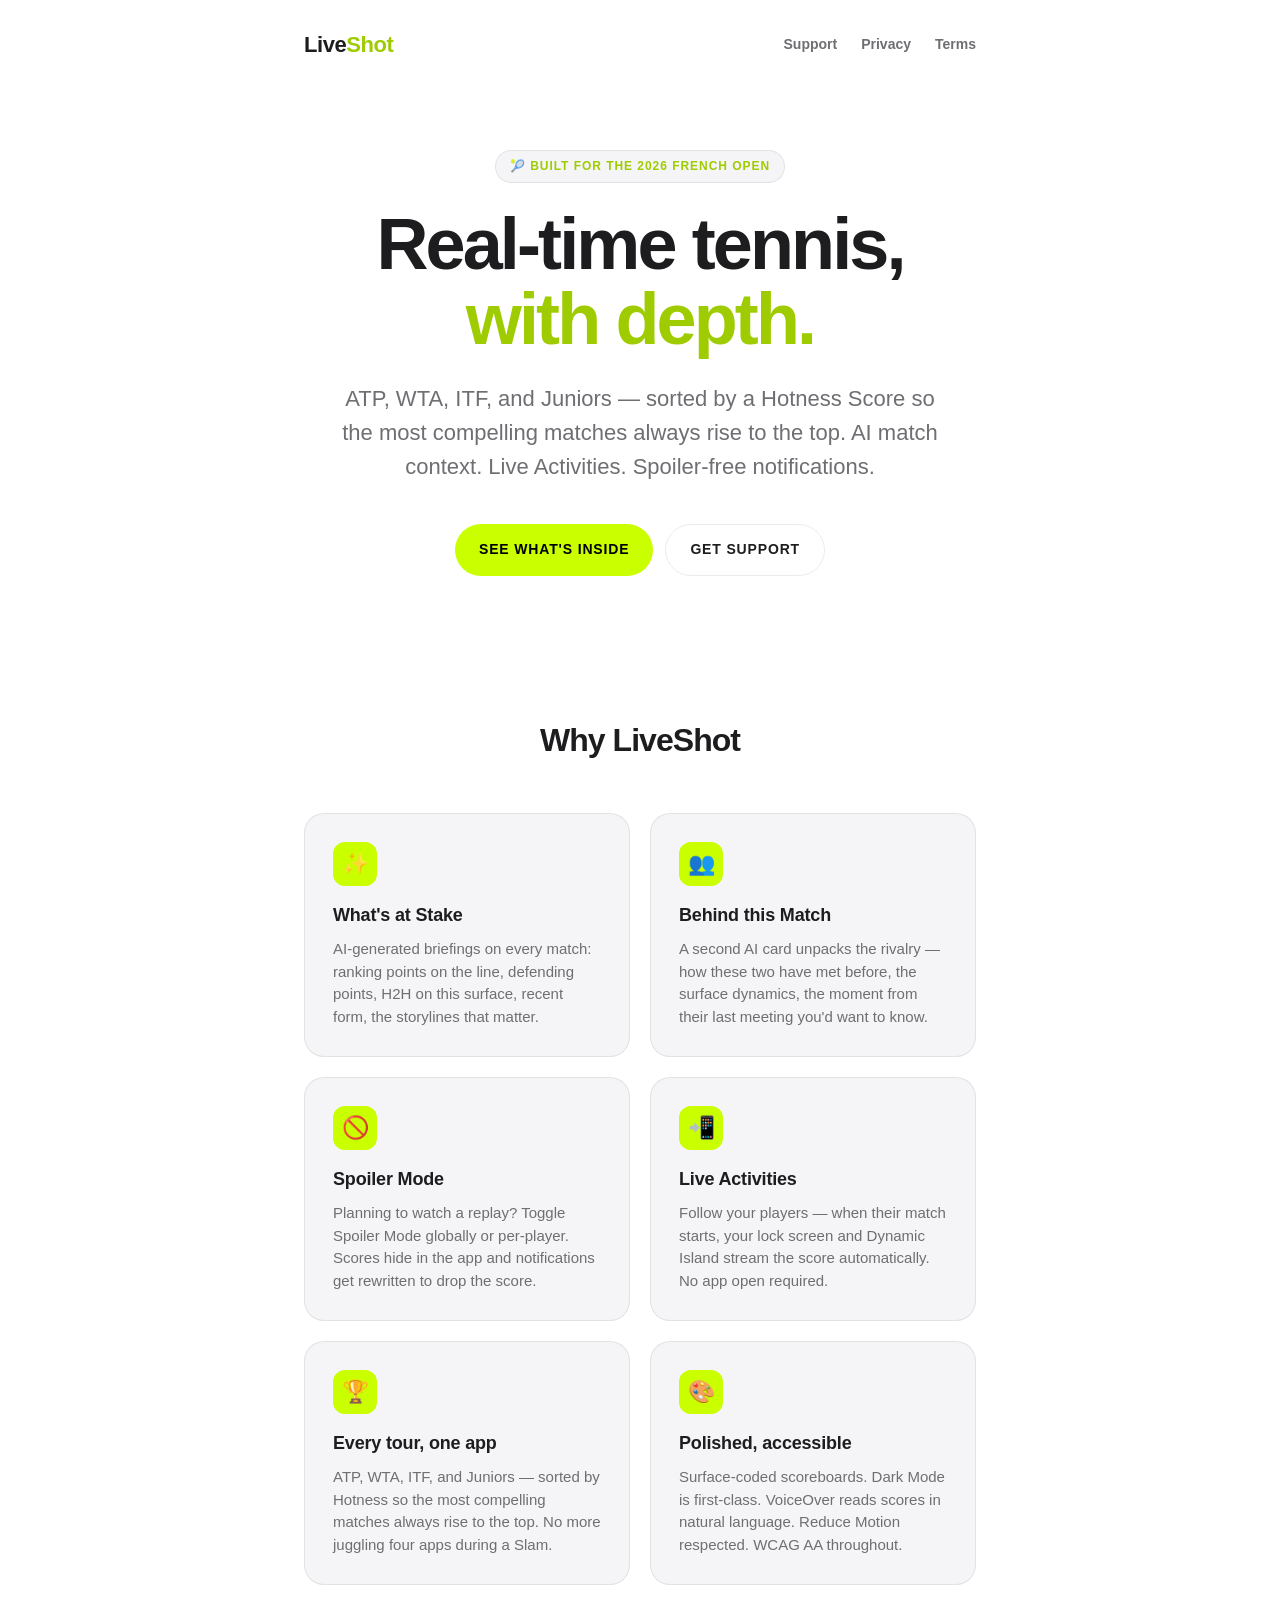
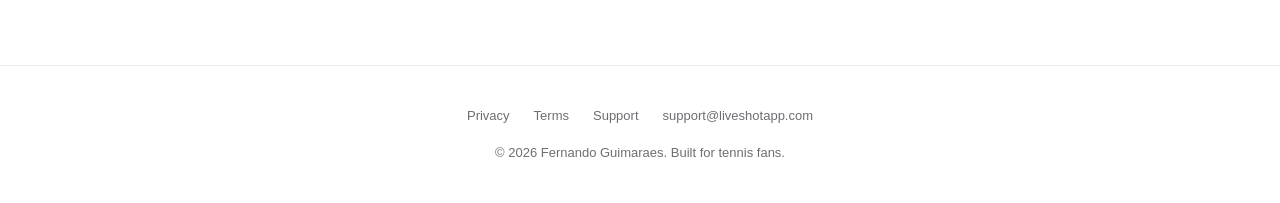
<file: index.html>
<!doctype html>
<html lang="en">
<head>
  <meta charset="utf-8">
  <title>LiveShot — Real-time tennis, with depth</title>
  <meta name="viewport" content="width=device-width,initial-scale=1">
  <meta name="description" content="Real-time ATP, WTA, ITF & Junior scores with AI match context, Live Activities, and spoiler-free notifications. Built for tennis fans who want depth.">
  <meta name="theme-color" content="#0a0a0a" media="(prefers-color-scheme: dark)">
  <meta name="theme-color" content="#ffffff" media="(prefers-color-scheme: light)">

  <!-- Open Graph / social -->
  <meta property="og:title" content="LiveShot — Real-time tennis, with depth">
  <meta property="og:description" content="Real-time ATP, WTA, ITF & Junior scores with AI match context, Live Activities, and spoiler-free notifications.">
  <meta property="og:type" content="website">
  <meta property="og:url" content="https://liveshotapp.com">
  <meta name="twitter:card" content="summary_large_image">

  <link rel="icon" href="data:image/svg+xml,%3Csvg xmlns='http://www.w3.org/2000/svg' viewBox='0 0 100 100'%3E%3Ctext y='.9em' font-size='90'%3E%F0%9F%8E%BE%3C/text%3E%3C/svg%3E">
  <link rel="stylesheet" href="/assets/style.css">
</head>
<body>
  <header class="site-header">
    <a href="/" class="brand">Live<span class="dot">Shot</span></a>
    <nav class="nav">
      <a href="/support/">Support</a>
      <a href="/privacy/">Privacy</a>
      <a href="/terms/">Terms</a>
    </nav>
  </header>

  <main>
    <section class="hero">
      <span class="hero-badge">🎾 Built for the 2026 French Open</span>
      <h1>Real-time tennis,<br><span class="accent">with depth.</span></h1>
      <p class="tagline">
        ATP, WTA, ITF, and Juniors — sorted by a Hotness Score so the
        most compelling matches always rise to the top. AI match context.
        Live Activities. Spoiler-free notifications.
      </p>
      <div class="cta-row">
        <!-- App Store link will live here once submission is approved. -->
        <a class="btn btn-primary" href="#features">See what's inside</a>
        <a class="btn btn-ghost" href="/support/">Get support</a>
      </div>
    </section>

    <section id="features" class="features">
      <h2>Why LiveShot</h2>
      <div class="feature-grid">
        <div class="feature-card">
          <div class="icon">✨</div>
          <h3>What's at Stake</h3>
          <p>AI-generated briefings on every match: ranking points on the line, defending points, H2H on this surface, recent form, the storylines that matter.</p>
        </div>
        <div class="feature-card">
          <div class="icon">👥</div>
          <h3>Behind this Match</h3>
          <p>A second AI card unpacks the rivalry — how these two have met before, the surface dynamics, the moment from their last meeting you'd want to know.</p>
        </div>
        <div class="feature-card">
          <div class="icon">🚫</div>
          <h3>Spoiler Mode</h3>
          <p>Planning to watch a replay? Toggle Spoiler Mode globally or per-player. Scores hide in the app and notifications get rewritten to drop the score.</p>
        </div>
        <div class="feature-card">
          <div class="icon">📲</div>
          <h3>Live Activities</h3>
          <p>Follow your players — when their match starts, your lock screen and Dynamic Island stream the score automatically. No app open required.</p>
        </div>
        <div class="feature-card">
          <div class="icon">🏆</div>
          <h3>Every tour, one app</h3>
          <p>ATP, WTA, ITF, and Juniors — sorted by Hotness so the most compelling matches always rise to the top. No more juggling four apps during a Slam.</p>
        </div>
        <div class="feature-card">
          <div class="icon">🎨</div>
          <h3>Polished, accessible</h3>
          <p>Surface-coded scoreboards. Dark Mode is first-class. VoiceOver reads scores in natural language. Reduce Motion respected. WCAG AA throughout.</p>
        </div>
      </div>
    </section>
  </main>

  <footer class="site-footer">
    <div class="footer-links">
      <a href="/privacy/">Privacy</a>
      <a href="/terms/">Terms</a>
      <a href="/support/">Support</a>
      <a href="mailto:support@liveshotapp.com">support@liveshotapp.com</a>
    </div>
    <div>© 2026 Fernando Guimaraes. Built for tennis fans.</div>
  </footer>
</body>
</html>
</file>
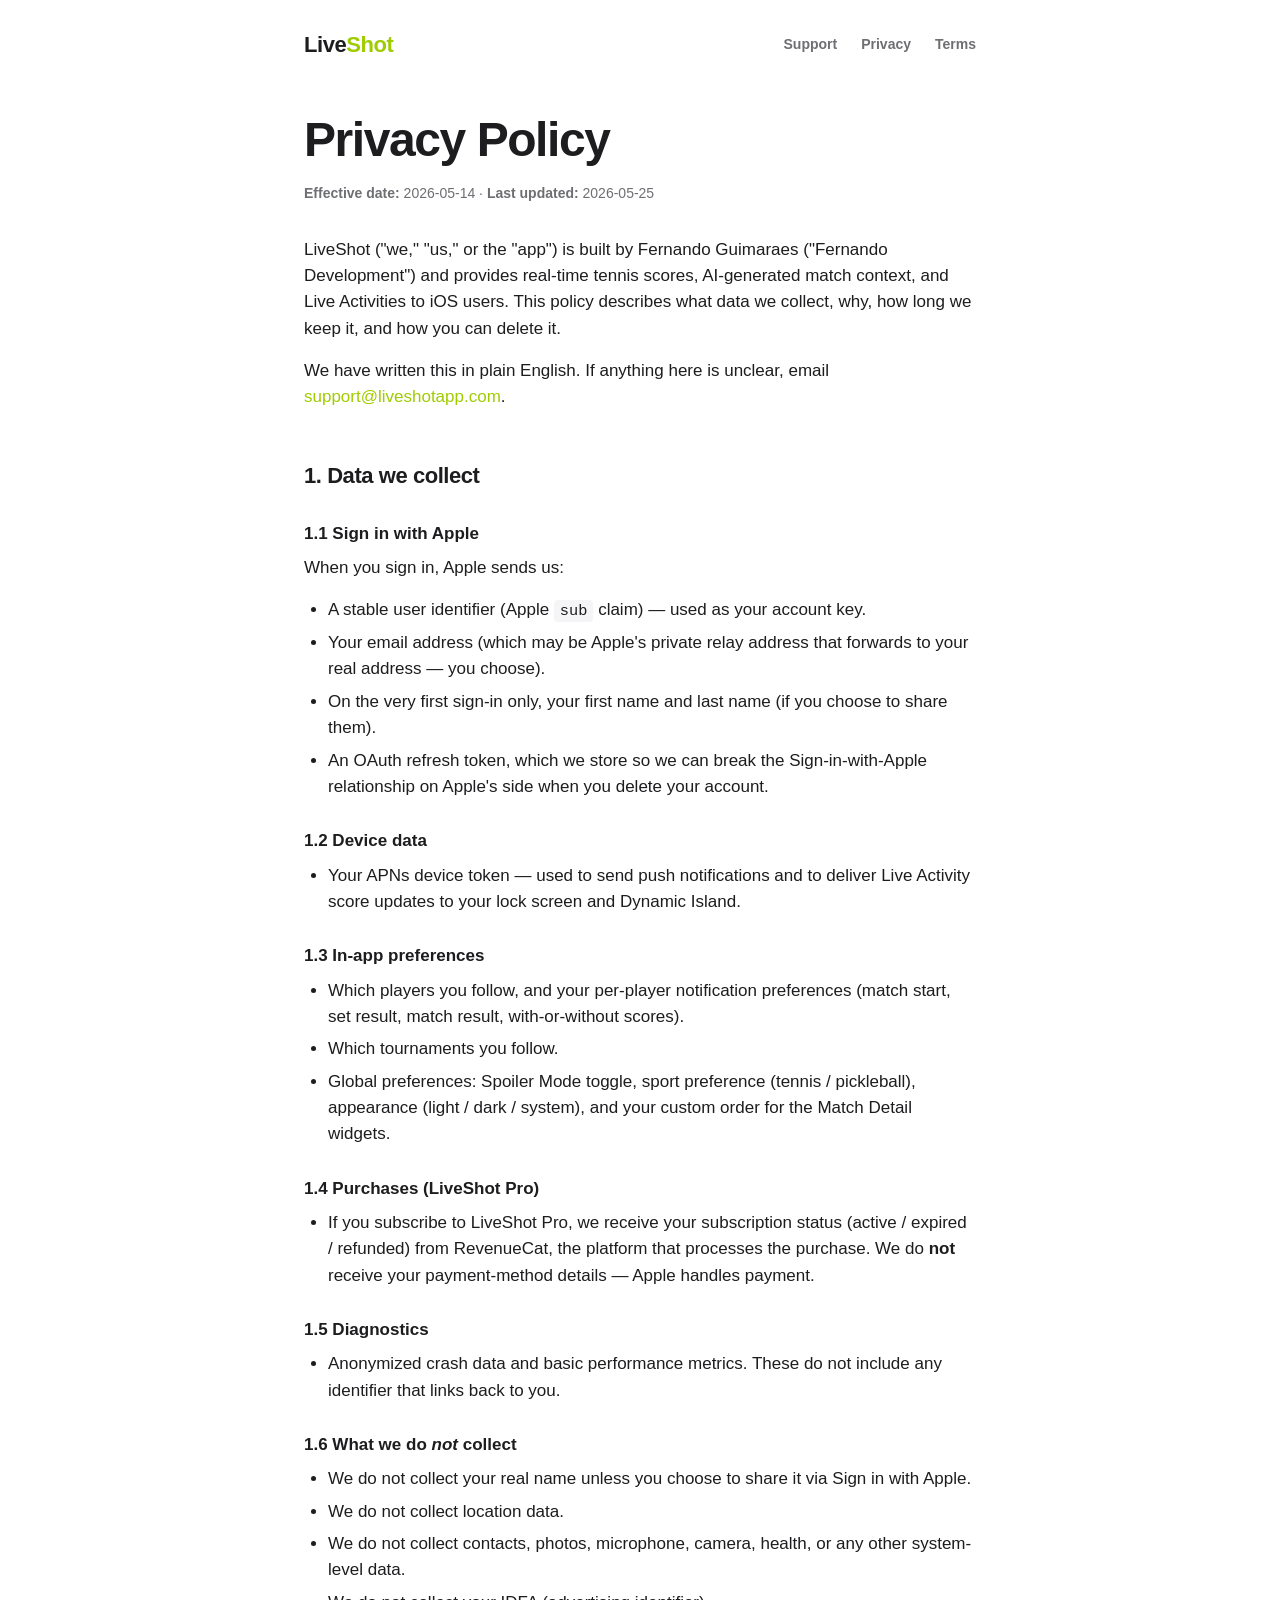
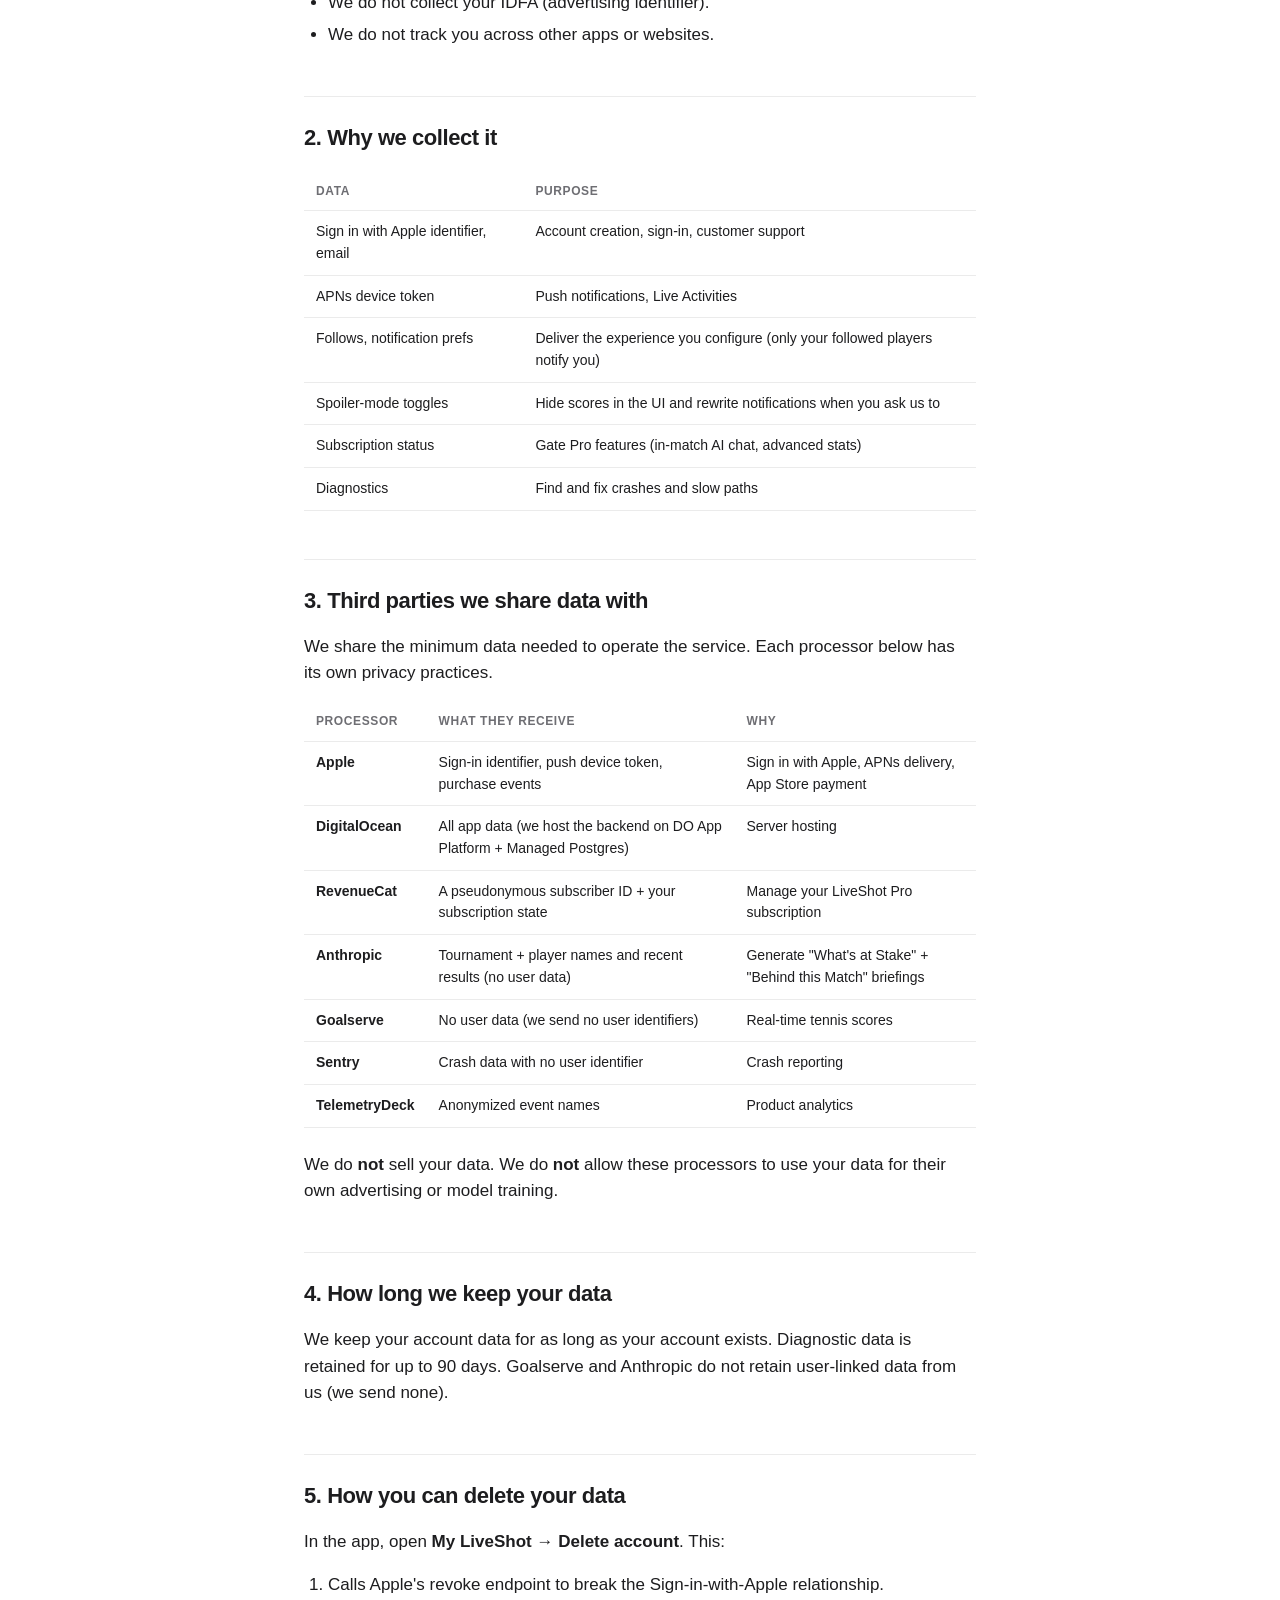
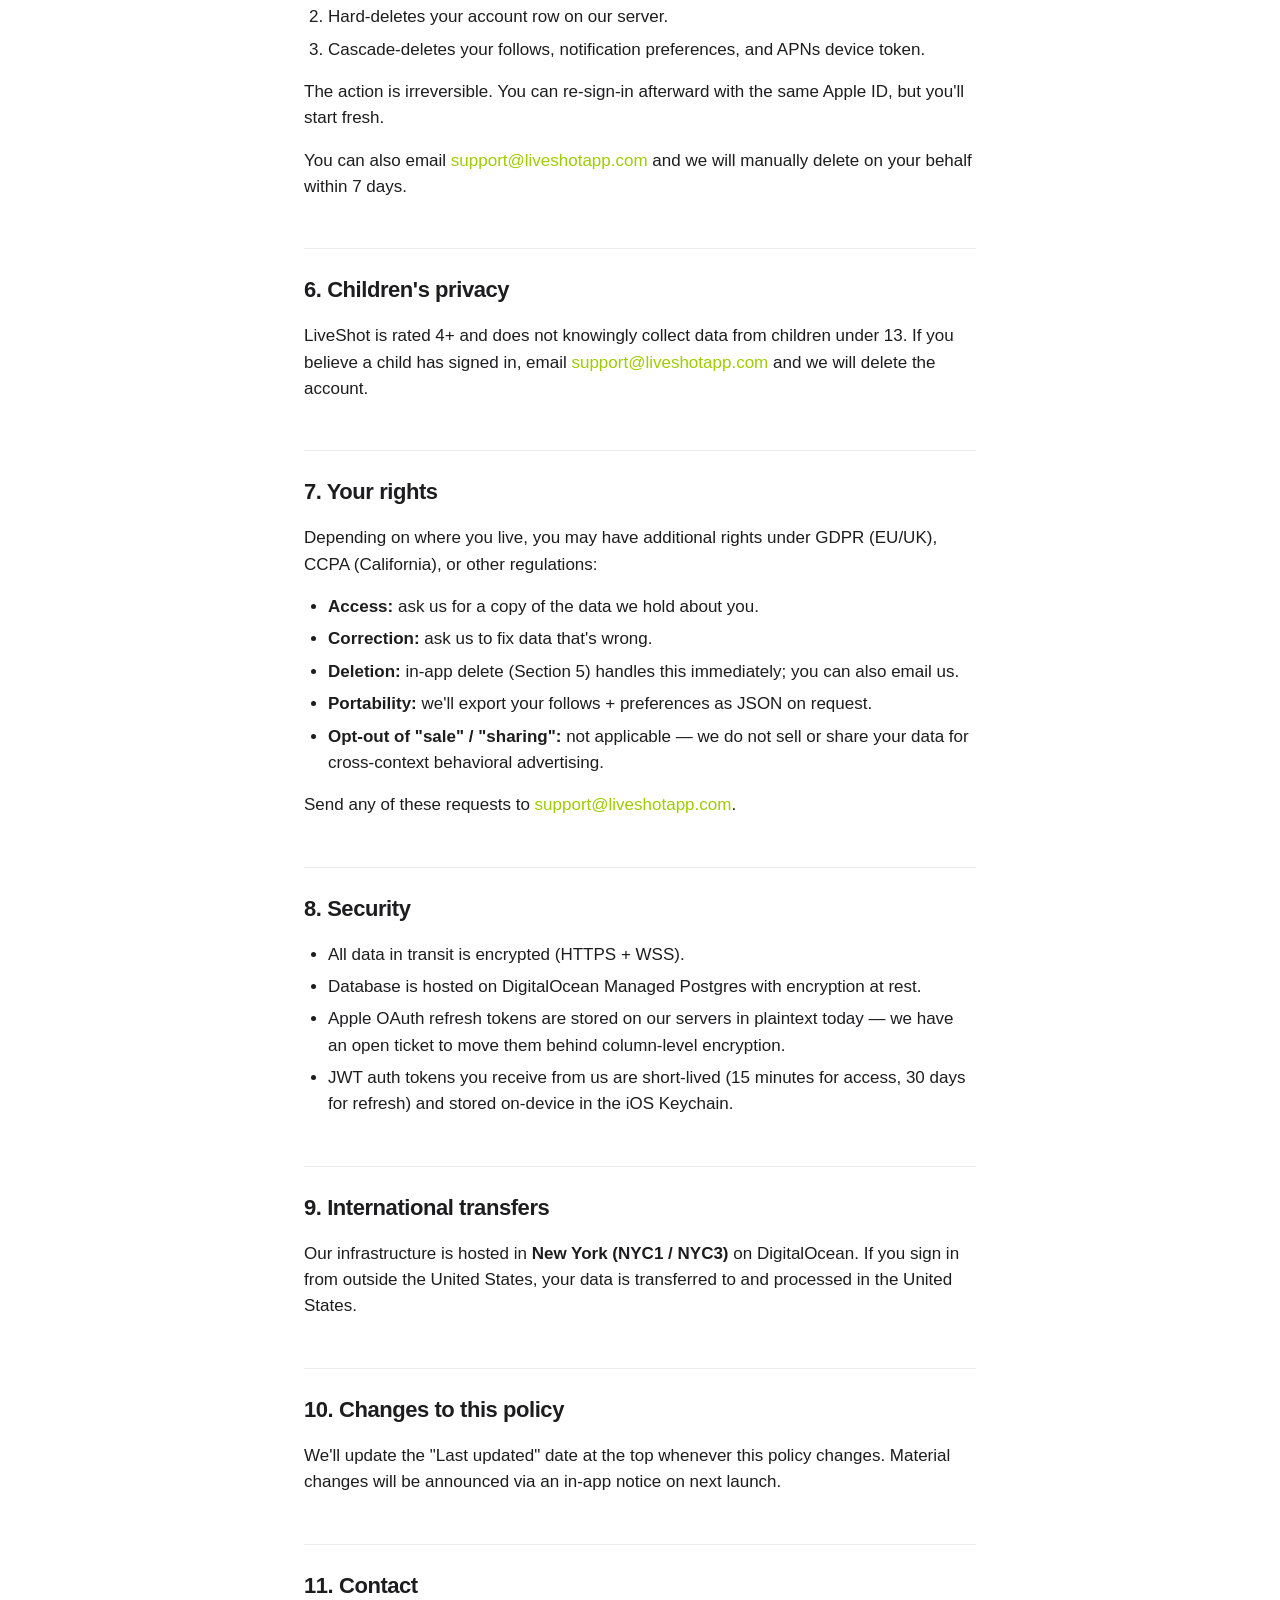
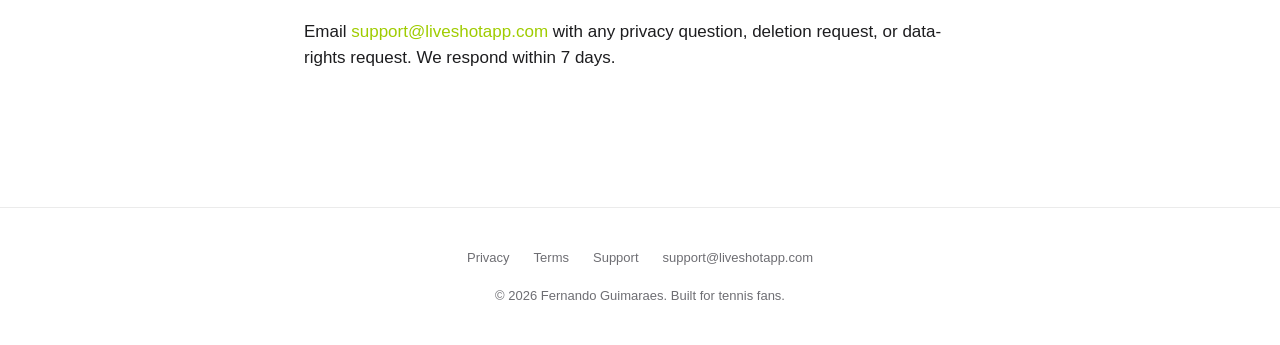
<file: privacy/index.html>
<!doctype html>
<html lang="en">
<head>
  <meta charset="utf-8">
  <title>Privacy Policy — LiveShot</title>
  <meta name="viewport" content="width=device-width,initial-scale=1">
  <meta name="description" content="LiveShot's privacy policy — what we collect, why, how long, and how to delete it.">
  <link rel="icon" href="data:image/svg+xml,%3Csvg xmlns='http://www.w3.org/2000/svg' viewBox='0 0 100 100'%3E%3Ctext y='.9em' font-size='90'%3E%F0%9F%8E%BE%3C/text%3E%3C/svg%3E">
  <link rel="stylesheet" href="/assets/style.css">
</head>
<body>
  <header class="site-header">
    <a href="/" class="brand">Live<span class="dot">Shot</span></a>
    <nav class="nav">
      <a href="/support/">Support</a>
      <a href="/privacy/">Privacy</a>
      <a href="/terms/">Terms</a>
    </nav>
  </header>

  <main class="doc">
    <h1>Privacy Policy</h1>
    <p class="meta">
      <strong>Effective date:</strong> 2026-05-14 · <strong>Last updated:</strong> 2026-05-25
    </p>

    <p>
      LiveShot ("we," "us," or the "app") is built by Fernando Guimaraes ("Fernando Development") and provides real-time tennis scores, AI-generated match context, and Live Activities to iOS users. This policy describes what data we collect, why, how long we keep it, and how you can delete it.
    </p>
    <p>
      We have written this in plain English. If anything here is unclear, email <a href="mailto:support@liveshotapp.com">support@liveshotapp.com</a>.
    </p>

    <h2>1. Data we collect</h2>

    <h3>1.1 Sign in with Apple</h3>
    <p>When you sign in, Apple sends us:</p>
    <ul>
      <li>A stable user identifier (Apple <code>sub</code> claim) — used as your account key.</li>
      <li>Your email address (which may be Apple's private relay address that forwards to your real address — you choose).</li>
      <li>On the very first sign-in only, your first name and last name (if you choose to share them).</li>
      <li>An OAuth refresh token, which we store so we can break the Sign-in-with-Apple relationship on Apple's side when you delete your account.</li>
    </ul>

    <h3>1.2 Device data</h3>
    <ul>
      <li>Your APNs device token — used to send push notifications and to deliver Live Activity score updates to your lock screen and Dynamic Island.</li>
    </ul>

    <h3>1.3 In-app preferences</h3>
    <ul>
      <li>Which players you follow, and your per-player notification preferences (match start, set result, match result, with-or-without scores).</li>
      <li>Which tournaments you follow.</li>
      <li>Global preferences: Spoiler Mode toggle, sport preference (tennis / pickleball), appearance (light / dark / system), and your custom order for the Match Detail widgets.</li>
    </ul>

    <h3>1.4 Purchases (LiveShot Pro)</h3>
    <ul>
      <li>If you subscribe to LiveShot Pro, we receive your subscription status (active / expired / refunded) from RevenueCat, the platform that processes the purchase. We do <strong>not</strong> receive your payment-method details — Apple handles payment.</li>
    </ul>

    <h3>1.5 Diagnostics</h3>
    <ul>
      <li>Anonymized crash data and basic performance metrics. These do not include any identifier that links back to you.</li>
    </ul>

    <h3>1.6 What we do <em>not</em> collect</h3>
    <ul>
      <li>We do not collect your real name unless you choose to share it via Sign in with Apple.</li>
      <li>We do not collect location data.</li>
      <li>We do not collect contacts, photos, microphone, camera, health, or any other system-level data.</li>
      <li>We do not collect your IDFA (advertising identifier).</li>
      <li>We do not track you across other apps or websites.</li>
    </ul>

    <h2>2. Why we collect it</h2>
    <table>
      <thead><tr><th>Data</th><th>Purpose</th></tr></thead>
      <tbody>
        <tr><td>Sign in with Apple identifier, email</td><td>Account creation, sign-in, customer support</td></tr>
        <tr><td>APNs device token</td><td>Push notifications, Live Activities</td></tr>
        <tr><td>Follows, notification prefs</td><td>Deliver the experience you configure (only your followed players notify you)</td></tr>
        <tr><td>Spoiler-mode toggles</td><td>Hide scores in the UI and rewrite notifications when you ask us to</td></tr>
        <tr><td>Subscription status</td><td>Gate Pro features (in-match AI chat, advanced stats)</td></tr>
        <tr><td>Diagnostics</td><td>Find and fix crashes and slow paths</td></tr>
      </tbody>
    </table>

    <h2>3. Third parties we share data with</h2>
    <p>We share the minimum data needed to operate the service. Each processor below has its own privacy practices.</p>
    <table>
      <thead><tr><th>Processor</th><th>What they receive</th><th>Why</th></tr></thead>
      <tbody>
        <tr><td><strong>Apple</strong></td><td>Sign-in identifier, push device token, purchase events</td><td>Sign in with Apple, APNs delivery, App Store payment</td></tr>
        <tr><td><strong>DigitalOcean</strong></td><td>All app data (we host the backend on DO App Platform + Managed Postgres)</td><td>Server hosting</td></tr>
        <tr><td><strong>RevenueCat</strong></td><td>A pseudonymous subscriber ID + your subscription state</td><td>Manage your LiveShot Pro subscription</td></tr>
        <tr><td><strong>Anthropic</strong></td><td>Tournament + player names and recent results (no user data)</td><td>Generate "What's at Stake" + "Behind this Match" briefings</td></tr>
        <tr><td><strong>Goalserve</strong></td><td>No user data (we send no user identifiers)</td><td>Real-time tennis scores</td></tr>
        <tr><td><strong>Sentry</strong></td><td>Crash data with no user identifier</td><td>Crash reporting</td></tr>
        <tr><td><strong>TelemetryDeck</strong></td><td>Anonymized event names</td><td>Product analytics</td></tr>
      </tbody>
    </table>
    <p>
      We do <strong>not</strong> sell your data. We do <strong>not</strong> allow these processors to use your data for their own advertising or model training.
    </p>

    <h2>4. How long we keep your data</h2>
    <p>
      We keep your account data for as long as your account exists. Diagnostic data is retained for up to 90 days. Goalserve and Anthropic do not retain user-linked data from us (we send none).
    </p>

    <h2>5. How you can delete your data</h2>
    <p>In the app, open <strong>My LiveShot → Delete account</strong>. This:</p>
    <ol>
      <li>Calls Apple's revoke endpoint to break the Sign-in-with-Apple relationship.</li>
      <li>Hard-deletes your account row on our server.</li>
      <li>Cascade-deletes your follows, notification preferences, and APNs device token.</li>
    </ol>
    <p>
      The action is irreversible. You can re-sign-in afterward with the same Apple ID, but you'll start fresh.
    </p>
    <p>
      You can also email <a href="mailto:support@liveshotapp.com">support@liveshotapp.com</a> and we will manually delete on your behalf within 7 days.
    </p>

    <h2>6. Children's privacy</h2>
    <p>
      LiveShot is rated 4+ and does not knowingly collect data from children under 13. If you believe a child has signed in, email <a href="mailto:support@liveshotapp.com">support@liveshotapp.com</a> and we will delete the account.
    </p>

    <h2>7. Your rights</h2>
    <p>Depending on where you live, you may have additional rights under GDPR (EU/UK), CCPA (California), or other regulations:</p>
    <ul>
      <li><strong>Access:</strong> ask us for a copy of the data we hold about you.</li>
      <li><strong>Correction:</strong> ask us to fix data that's wrong.</li>
      <li><strong>Deletion:</strong> in-app delete (Section 5) handles this immediately; you can also email us.</li>
      <li><strong>Portability:</strong> we'll export your follows + preferences as JSON on request.</li>
      <li><strong>Opt-out of "sale" / "sharing":</strong> not applicable — we do not sell or share your data for cross-context behavioral advertising.</li>
    </ul>
    <p>Send any of these requests to <a href="mailto:support@liveshotapp.com">support@liveshotapp.com</a>.</p>

    <h2>8. Security</h2>
    <ul>
      <li>All data in transit is encrypted (HTTPS + WSS).</li>
      <li>Database is hosted on DigitalOcean Managed Postgres with encryption at rest.</li>
      <li>Apple OAuth refresh tokens are stored on our servers in plaintext today — we have an open ticket to move them behind column-level encryption.</li>
      <li>JWT auth tokens you receive from us are short-lived (15 minutes for access, 30 days for refresh) and stored on-device in the iOS Keychain.</li>
    </ul>

    <h2>9. International transfers</h2>
    <p>
      Our infrastructure is hosted in <strong>New York (NYC1 / NYC3)</strong> on DigitalOcean. If you sign in from outside the United States, your data is transferred to and processed in the United States.
    </p>

    <h2>10. Changes to this policy</h2>
    <p>
      We'll update the "Last updated" date at the top whenever this policy changes. Material changes will be announced via an in-app notice on next launch.
    </p>

    <h2>11. Contact</h2>
    <p>
      Email <a href="mailto:support@liveshotapp.com">support@liveshotapp.com</a> with any privacy question, deletion request, or data-rights request. We respond within 7 days.
    </p>
  </main>

  <footer class="site-footer">
    <div class="footer-links">
      <a href="/privacy/">Privacy</a>
      <a href="/terms/">Terms</a>
      <a href="/support/">Support</a>
      <a href="mailto:support@liveshotapp.com">support@liveshotapp.com</a>
    </div>
    <div>© 2026 Fernando Guimaraes. Built for tennis fans.</div>
  </footer>
</body>
</html>
</file>
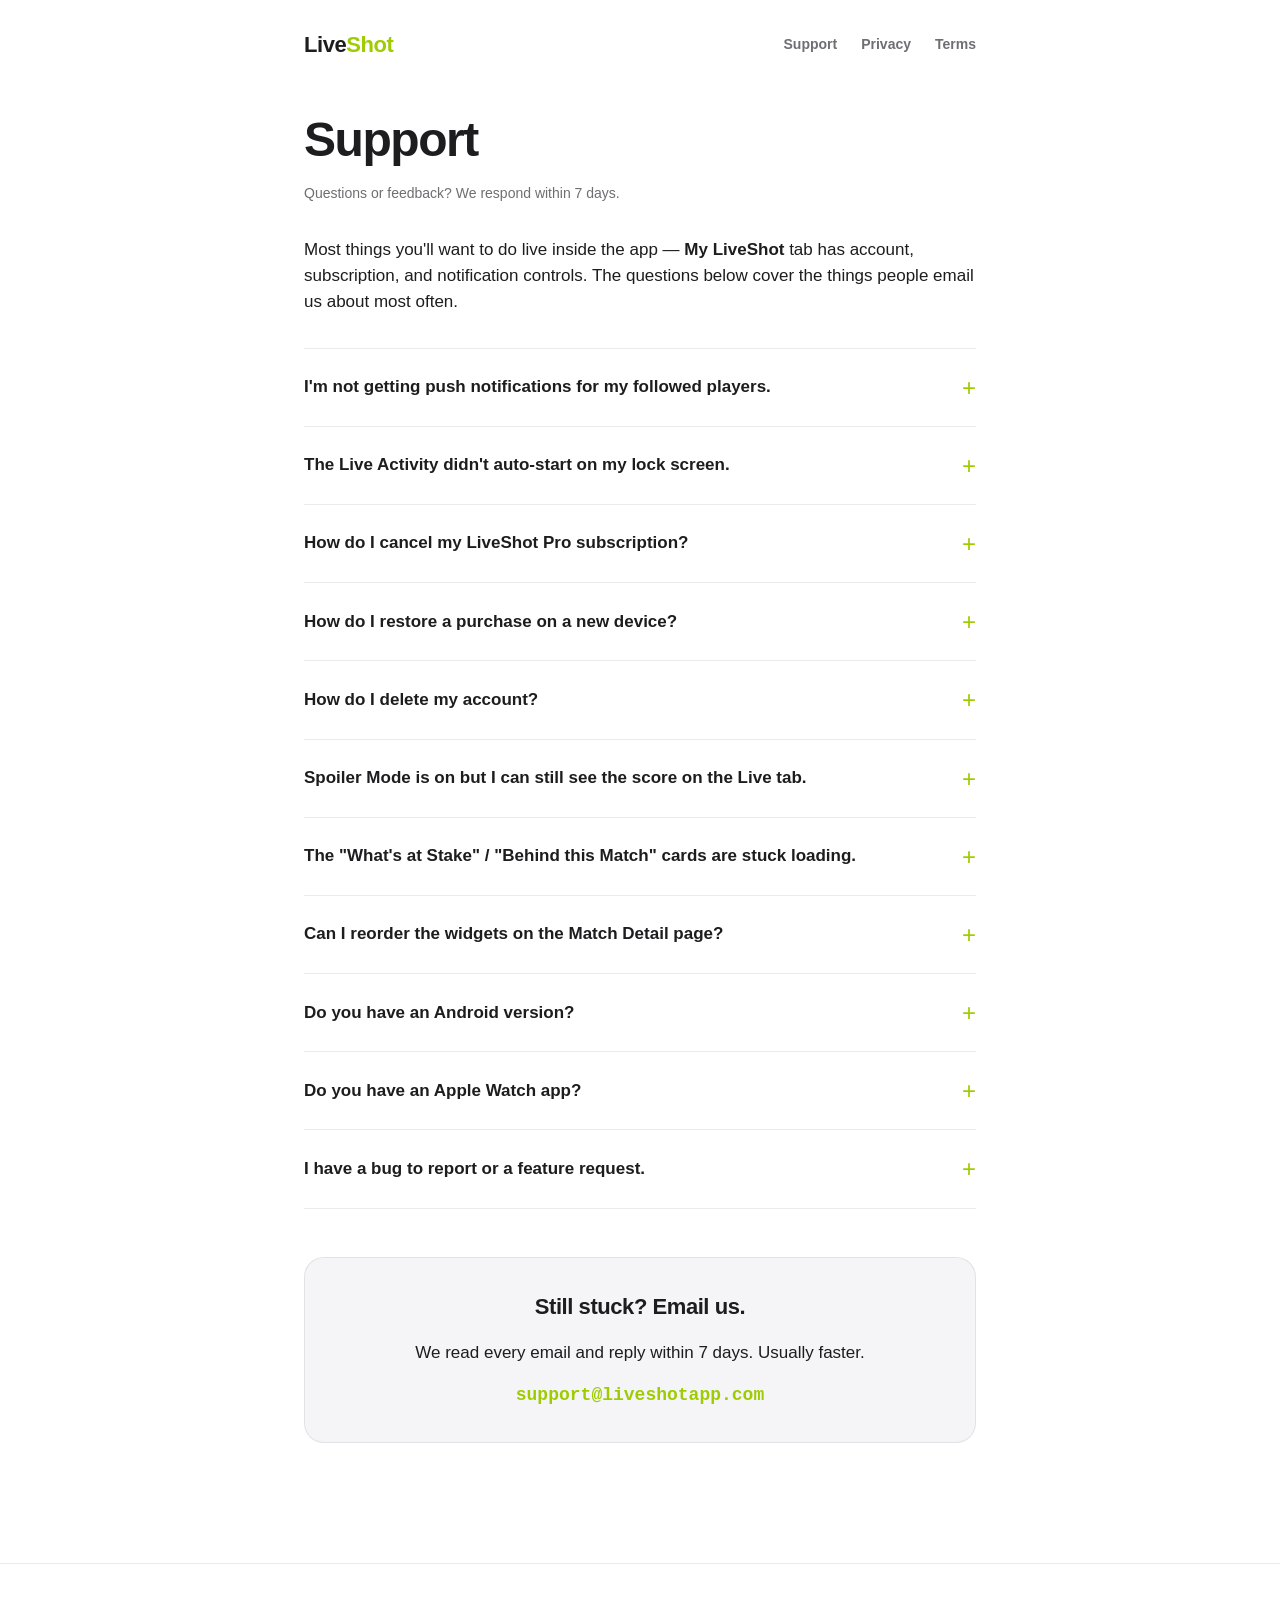
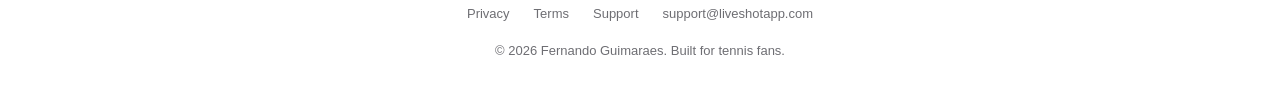
<file: support/index.html>
<!doctype html>
<html lang="en">
<head>
  <meta charset="utf-8">
  <title>Support — LiveShot</title>
  <meta name="viewport" content="width=device-width,initial-scale=1">
  <meta name="description" content="Get help with LiveShot — FAQs, account management, and contact support@liveshotapp.com.">
  <link rel="icon" href="data:image/svg+xml,%3Csvg xmlns='http://www.w3.org/2000/svg' viewBox='0 0 100 100'%3E%3Ctext y='.9em' font-size='90'%3E%F0%9F%8E%BE%3C/text%3E%3C/svg%3E">
  <link rel="stylesheet" href="/assets/style.css">
</head>
<body>
  <header class="site-header">
    <a href="/" class="brand">Live<span class="dot">Shot</span></a>
    <nav class="nav">
      <a href="/support/">Support</a>
      <a href="/privacy/">Privacy</a>
      <a href="/terms/">Terms</a>
    </nav>
  </header>

  <main class="doc">
    <h1>Support</h1>
    <p class="meta">Questions or feedback? We respond within 7 days.</p>

    <p>
      Most things you'll want to do live inside the app — <strong>My LiveShot</strong> tab has account, subscription, and notification controls. The questions below cover the things people email us about most often.
    </p>

    <div class="faq">
      <details>
        <summary>I'm not getting push notifications for my followed players.</summary>
        <p>
          1) Check iOS Settings → Notifications → LiveShot — make sure Allow Notifications is on.<br>
          2) In LiveShot, open Players → tap any player → make sure they're followed and the notification toggles you want are on.<br>
          3) Each player has its own toggles for "Match start", "Set result", and "Match result" — by default we don't send all of these.<br>
          If push still doesn't arrive after a match starts, email us.
        </p>
      </details>

      <details>
        <summary>The Live Activity didn't auto-start on my lock screen.</summary>
        <p>
          Live Activities only fire for players you've followed AND whose match has transitioned to a live state. They start within ~30s of the match going live. If you've followed Alcaraz and his match has been live for 10 minutes without a Live Activity appearing, force-quit and reopen LiveShot once, then email us if it still doesn't show.
        </p>
      </details>

      <details>
        <summary>How do I cancel my LiveShot Pro subscription?</summary>
        <p>
          Open iOS Settings → tap your name at the top → Subscriptions → LiveShot Pro → Cancel Subscription. Cancellation takes effect at the end of the current paid period — we don't pro-rate. Deleting the app does NOT cancel your subscription, you have to cancel via Settings.
        </p>
      </details>

      <details>
        <summary>How do I restore a purchase on a new device?</summary>
        <p>
          Sign in with the same Apple ID you originally purchased with, open LiveShot, go to My LiveShot tab, tap the Pro card, and tap "Restore Purchases" on the paywall. Apple will recognize your existing entitlement and unlock immediately.
        </p>
      </details>

      <details>
        <summary>How do I delete my account?</summary>
        <p>
          In LiveShot: My LiveShot → Settings → Delete account. This hard-deletes your account row on our server, breaks the Sign-in-with-Apple relationship on Apple's side, and cascade-deletes your follows + notification preferences + APNs device token. The action is irreversible. You can re-sign-in afterward with the same Apple ID, but you'll start fresh.
        </p>
      </details>

      <details>
        <summary>Spoiler Mode is on but I can still see the score on the Live tab.</summary>
        <p>
          Live tab cells show a "Tap to reveal" overlay when Spoiler Mode is on. If you've tapped a match's reveal once, it stays revealed for the rest of that session — force-quit the app to reset all reveals. Match Detail pages still show the scoreboard normally, only the cell overlay is masked.
        </p>
      </details>

      <details>
        <summary>The "What's at Stake" / "Behind this Match" cards are stuck loading.</summary>
        <p>
          The AI briefings are generated server-side once per match and cached. On a brand-new match it can take a minute or two for the first generation. If the cards have been spinning for more than 5 minutes on a match that's been live for a while, please email us with the player names and the tournament.
        </p>
      </details>

      <details>
        <summary>Can I reorder the widgets on the Match Detail page?</summary>
        <p>
          Yes — long-press any widget (scoreboard, head-to-head, "What's at Stake", "Behind this Match", match stats, point-by-point) on the gamecast. The widgets start jiggling. Press-and-hold a widget for a moment and drag it up or down to reorder. Tap Done at the top when finished. Your order is saved and follows you across devices.
        </p>
      </details>

      <details>
        <summary>Do you have an Android version?</summary>
        <p>
          Not yet. Android beta is planned for after Wimbledon 2026. If you want to be notified when it's available, email us with the subject "Android waitlist".
        </p>
      </details>

      <details>
        <summary>Do you have an Apple Watch app?</summary>
        <p>
          Coming in a future update. The current build focuses on the iPhone experience + Live Activities on the lock screen, which surface live scores without needing a Watch app.
        </p>
      </details>

      <details>
        <summary>I have a bug to report or a feature request.</summary>
        <p>
          Email <a href="mailto:support@liveshotapp.com">support@liveshotapp.com</a> with as much detail as you can — what device you're using, what iOS version, and what you were doing when it happened. If it's a visual bug, a screenshot helps a lot.
        </p>
      </details>
    </div>

    <div class="contact-card">
      <h2>Still stuck? Email us.</h2>
      <p>We read every email and reply within 7 days. Usually faster.</p>
      <p class="email"><a href="mailto:support@liveshotapp.com">support@liveshotapp.com</a></p>
    </div>
  </main>

  <footer class="site-footer">
    <div class="footer-links">
      <a href="/privacy/">Privacy</a>
      <a href="/terms/">Terms</a>
      <a href="/support/">Support</a>
      <a href="mailto:support@liveshotapp.com">support@liveshotapp.com</a>
    </div>
    <div>© 2026 Fernando Guimaraes. Built for tennis fans.</div>
  </footer>
</body>
</html>
</file>
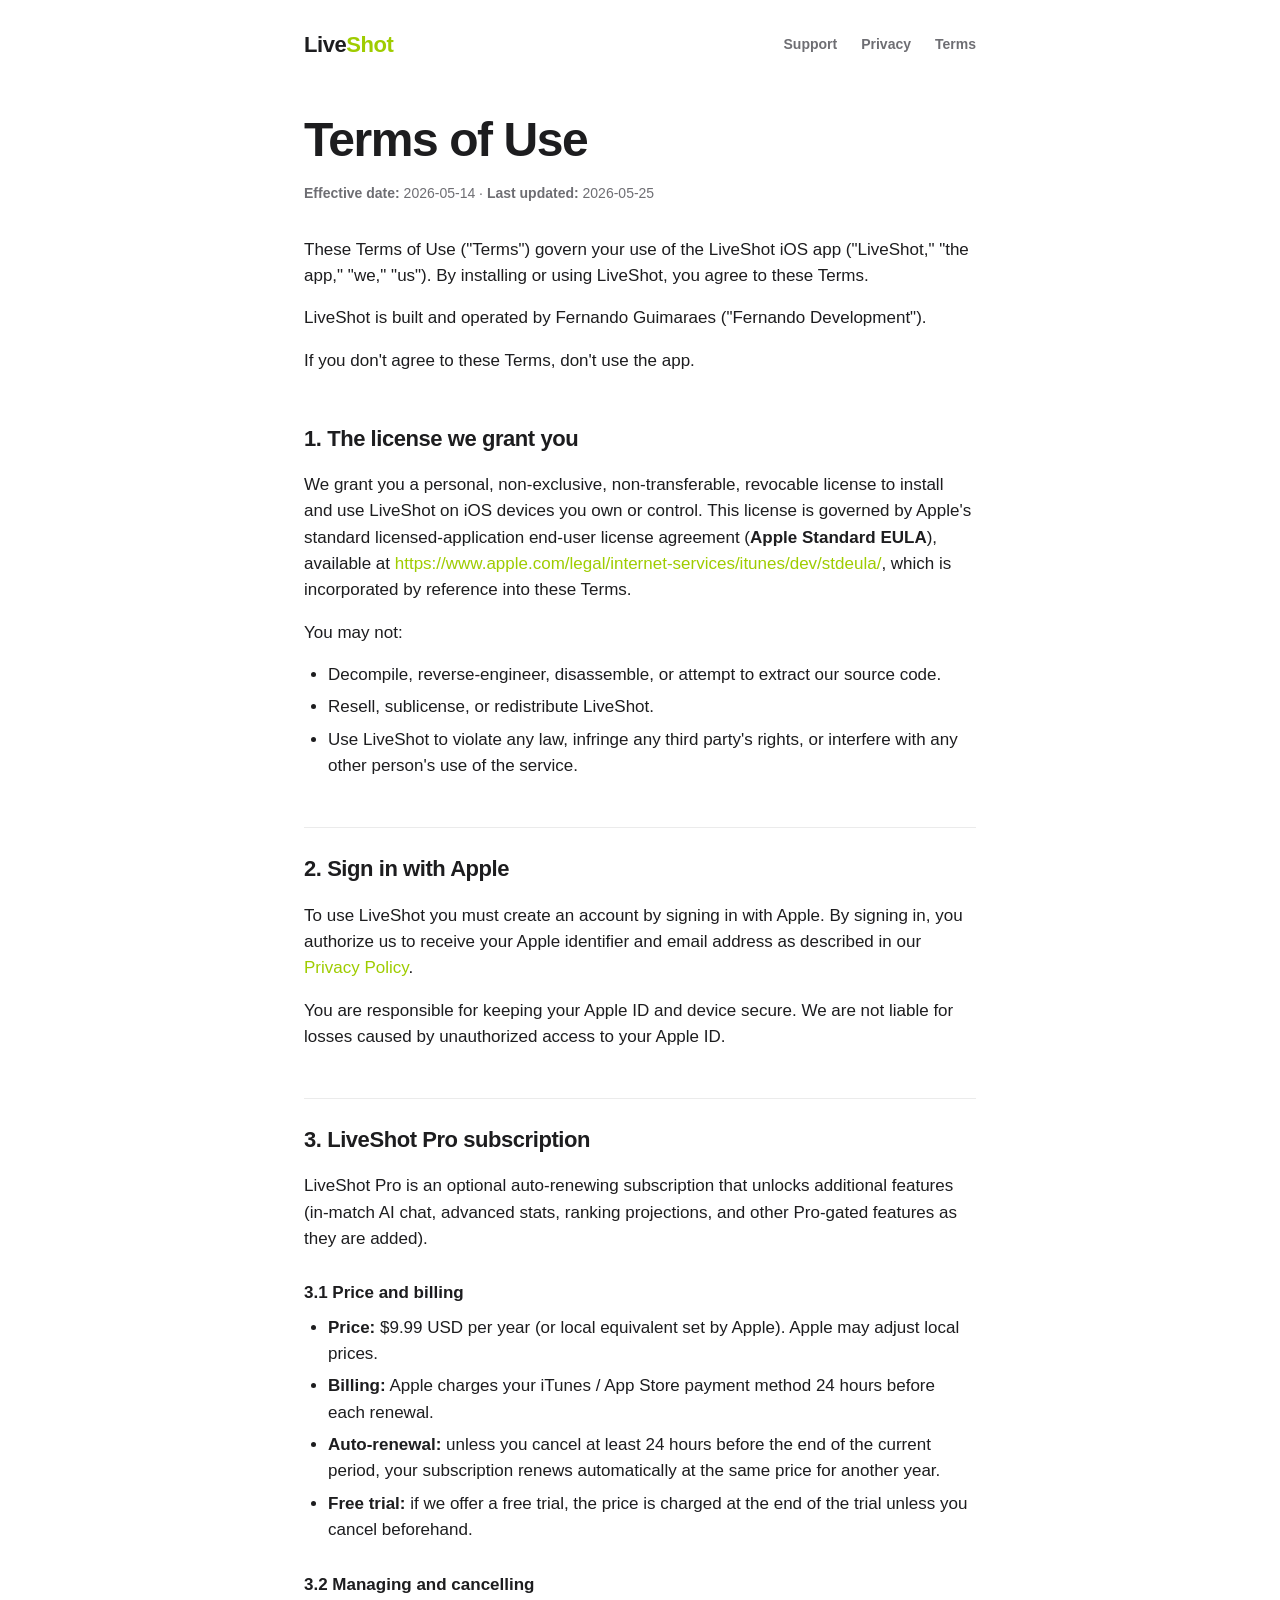
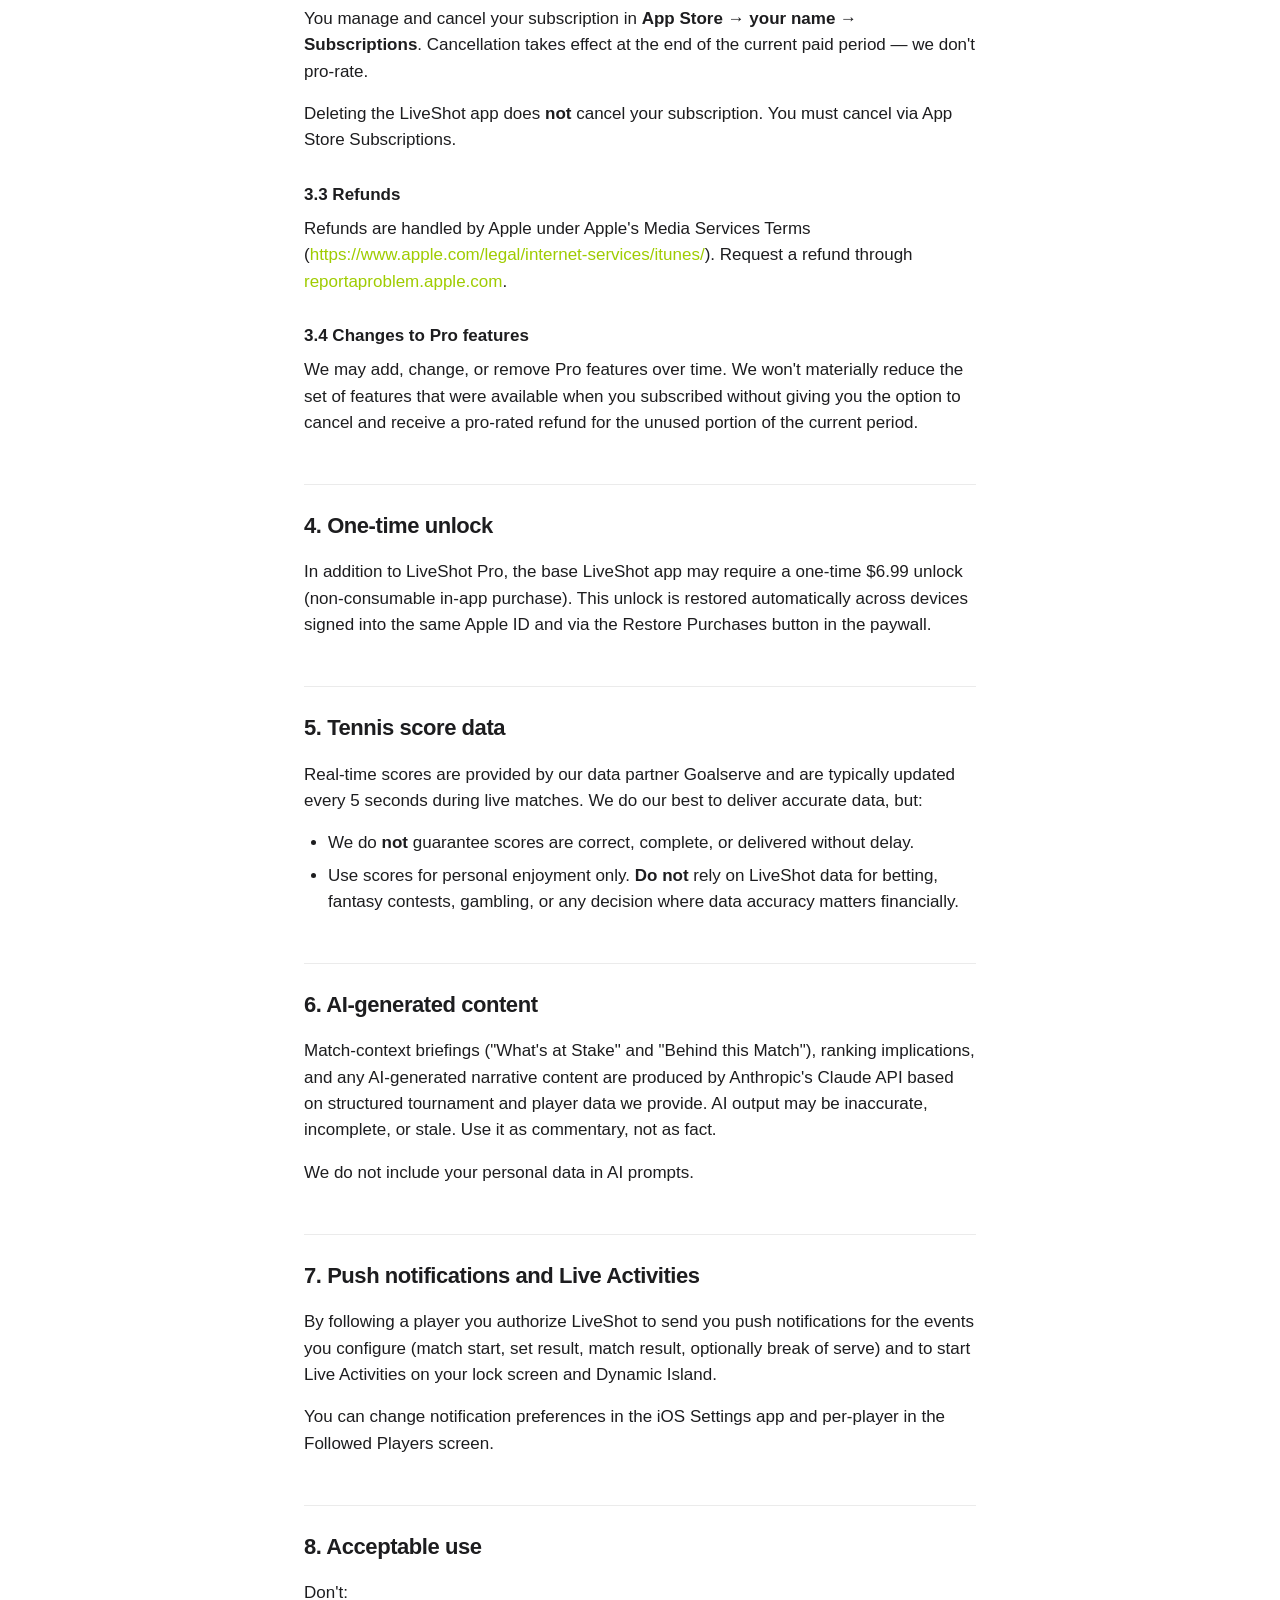
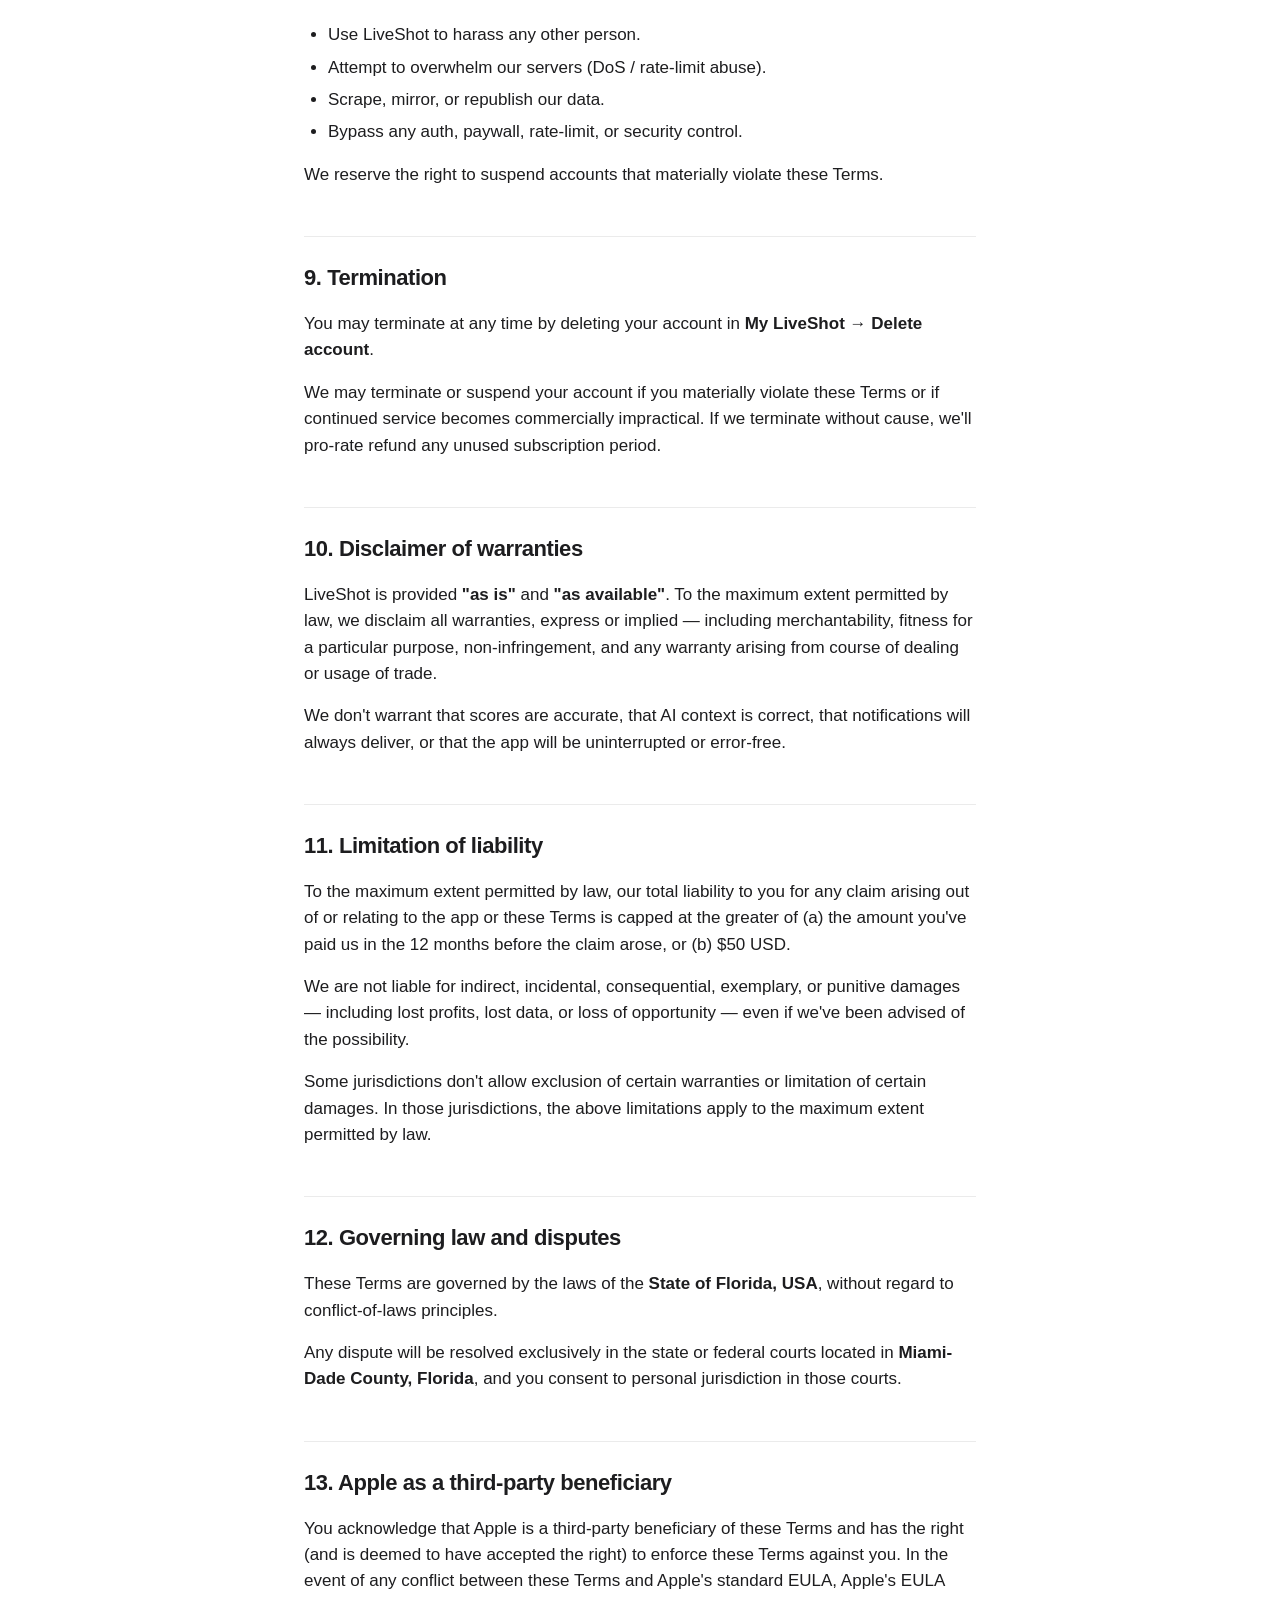
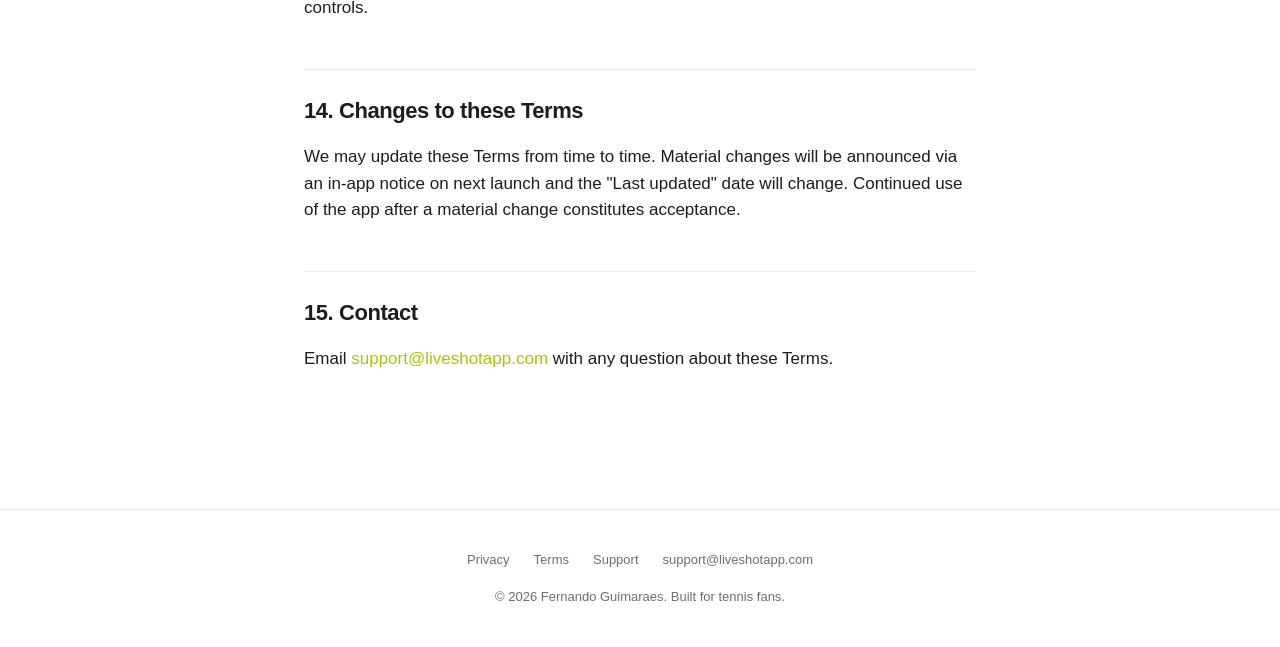
<file: terms/index.html>
<!doctype html>
<html lang="en">
<head>
  <meta charset="utf-8">
  <title>Terms of Use — LiveShot</title>
  <meta name="viewport" content="width=device-width,initial-scale=1">
  <meta name="description" content="LiveShot's terms of use — what you agree to by using the app.">
  <link rel="icon" href="data:image/svg+xml,%3Csvg xmlns='http://www.w3.org/2000/svg' viewBox='0 0 100 100'%3E%3Ctext y='.9em' font-size='90'%3E%F0%9F%8E%BE%3C/text%3E%3C/svg%3E">
  <link rel="stylesheet" href="/assets/style.css">
</head>
<body>
  <header class="site-header">
    <a href="/" class="brand">Live<span class="dot">Shot</span></a>
    <nav class="nav">
      <a href="/support/">Support</a>
      <a href="/privacy/">Privacy</a>
      <a href="/terms/">Terms</a>
    </nav>
  </header>

  <main class="doc">
    <h1>Terms of Use</h1>
    <p class="meta">
      <strong>Effective date:</strong> 2026-05-14 · <strong>Last updated:</strong> 2026-05-25
    </p>

    <p>
      These Terms of Use ("Terms") govern your use of the LiveShot iOS app ("LiveShot," "the app," "we," "us"). By installing or using LiveShot, you agree to these Terms.
    </p>
    <p>LiveShot is built and operated by Fernando Guimaraes ("Fernando Development").</p>
    <p>If you don't agree to these Terms, don't use the app.</p>

    <h2>1. The license we grant you</h2>
    <p>
      We grant you a personal, non-exclusive, non-transferable, revocable license to install and use LiveShot on iOS devices you own or control. This license is governed by Apple's standard licensed-application end-user license agreement (<strong>Apple Standard EULA</strong>), available at <a href="https://www.apple.com/legal/internet-services/itunes/dev/stdeula/">https://www.apple.com/legal/internet-services/itunes/dev/stdeula/</a>, which is incorporated by reference into these Terms.
    </p>
    <p>You may not:</p>
    <ul>
      <li>Decompile, reverse-engineer, disassemble, or attempt to extract our source code.</li>
      <li>Resell, sublicense, or redistribute LiveShot.</li>
      <li>Use LiveShot to violate any law, infringe any third party's rights, or interfere with any other person's use of the service.</li>
    </ul>

    <h2>2. Sign in with Apple</h2>
    <p>
      To use LiveShot you must create an account by signing in with Apple. By signing in, you authorize us to receive your Apple identifier and email address as described in our <a href="/privacy/">Privacy Policy</a>.
    </p>
    <p>You are responsible for keeping your Apple ID and device secure. We are not liable for losses caused by unauthorized access to your Apple ID.</p>

    <h2>3. LiveShot Pro subscription</h2>
    <p>LiveShot Pro is an optional auto-renewing subscription that unlocks additional features (in-match AI chat, advanced stats, ranking projections, and other Pro-gated features as they are added).</p>

    <h3>3.1 Price and billing</h3>
    <ul>
      <li><strong>Price:</strong> $9.99 USD per year (or local equivalent set by Apple). Apple may adjust local prices.</li>
      <li><strong>Billing:</strong> Apple charges your iTunes / App Store payment method 24 hours before each renewal.</li>
      <li><strong>Auto-renewal:</strong> unless you cancel at least 24 hours before the end of the current period, your subscription renews automatically at the same price for another year.</li>
      <li><strong>Free trial:</strong> if we offer a free trial, the price is charged at the end of the trial unless you cancel beforehand.</li>
    </ul>

    <h3>3.2 Managing and cancelling</h3>
    <p>You manage and cancel your subscription in <strong>App Store → your name → Subscriptions</strong>. Cancellation takes effect at the end of the current paid period — we don't pro-rate.</p>
    <p>Deleting the LiveShot app does <strong>not</strong> cancel your subscription. You must cancel via App Store Subscriptions.</p>

    <h3>3.3 Refunds</h3>
    <p>Refunds are handled by Apple under Apple's Media Services Terms (<a href="https://www.apple.com/legal/internet-services/itunes/">https://www.apple.com/legal/internet-services/itunes/</a>). Request a refund through <a href="https://reportaproblem.apple.com">reportaproblem.apple.com</a>.</p>

    <h3>3.4 Changes to Pro features</h3>
    <p>We may add, change, or remove Pro features over time. We won't materially reduce the set of features that were available when you subscribed without giving you the option to cancel and receive a pro-rated refund for the unused portion of the current period.</p>

    <h2>4. One-time unlock</h2>
    <p>
      In addition to LiveShot Pro, the base LiveShot app may require a one-time $6.99 unlock (non-consumable in-app purchase). This unlock is restored automatically across devices signed into the same Apple ID and via the Restore Purchases button in the paywall.
    </p>

    <h2>5. Tennis score data</h2>
    <p>Real-time scores are provided by our data partner Goalserve and are typically updated every 5 seconds during live matches. We do our best to deliver accurate data, but:</p>
    <ul>
      <li>We do <strong>not</strong> guarantee scores are correct, complete, or delivered without delay.</li>
      <li>Use scores for personal enjoyment only. <strong>Do not</strong> rely on LiveShot data for betting, fantasy contests, gambling, or any decision where data accuracy matters financially.</li>
    </ul>

    <h2>6. AI-generated content</h2>
    <p>
      Match-context briefings ("What's at Stake" and "Behind this Match"), ranking implications, and any AI-generated narrative content are produced by Anthropic's Claude API based on structured tournament and player data we provide. AI output may be inaccurate, incomplete, or stale. Use it as commentary, not as fact.
    </p>
    <p>We do not include your personal data in AI prompts.</p>

    <h2>7. Push notifications and Live Activities</h2>
    <p>By following a player you authorize LiveShot to send you push notifications for the events you configure (match start, set result, match result, optionally break of serve) and to start Live Activities on your lock screen and Dynamic Island.</p>
    <p>You can change notification preferences in the iOS Settings app and per-player in the Followed Players screen.</p>

    <h2>8. Acceptable use</h2>
    <p>Don't:</p>
    <ul>
      <li>Use LiveShot to harass any other person.</li>
      <li>Attempt to overwhelm our servers (DoS / rate-limit abuse).</li>
      <li>Scrape, mirror, or republish our data.</li>
      <li>Bypass any auth, paywall, rate-limit, or security control.</li>
    </ul>
    <p>We reserve the right to suspend accounts that materially violate these Terms.</p>

    <h2>9. Termination</h2>
    <p>You may terminate at any time by deleting your account in <strong>My LiveShot → Delete account</strong>.</p>
    <p>We may terminate or suspend your account if you materially violate these Terms or if continued service becomes commercially impractical. If we terminate without cause, we'll pro-rate refund any unused subscription period.</p>

    <h2>10. Disclaimer of warranties</h2>
    <p>
      LiveShot is provided <strong>"as is"</strong> and <strong>"as available"</strong>. To the maximum extent permitted by law, we disclaim all warranties, express or implied — including merchantability, fitness for a particular purpose, non-infringement, and any warranty arising from course of dealing or usage of trade.
    </p>
    <p>We don't warrant that scores are accurate, that AI context is correct, that notifications will always deliver, or that the app will be uninterrupted or error-free.</p>

    <h2>11. Limitation of liability</h2>
    <p>
      To the maximum extent permitted by law, our total liability to you for any claim arising out of or relating to the app or these Terms is capped at the greater of (a) the amount you've paid us in the 12 months before the claim arose, or (b) $50 USD.
    </p>
    <p>We are not liable for indirect, incidental, consequential, exemplary, or punitive damages — including lost profits, lost data, or loss of opportunity — even if we've been advised of the possibility.</p>
    <p>Some jurisdictions don't allow exclusion of certain warranties or limitation of certain damages. In those jurisdictions, the above limitations apply to the maximum extent permitted by law.</p>

    <h2>12. Governing law and disputes</h2>
    <p>
      These Terms are governed by the laws of the <strong>State of Florida, USA</strong>, without regard to conflict-of-laws principles.
    </p>
    <p>
      Any dispute will be resolved exclusively in the state or federal courts located in <strong>Miami-Dade County, Florida</strong>, and you consent to personal jurisdiction in those courts.
    </p>

    <h2>13. Apple as a third-party beneficiary</h2>
    <p>
      You acknowledge that Apple is a third-party beneficiary of these Terms and has the right (and is deemed to have accepted the right) to enforce these Terms against you. In the event of any conflict between these Terms and Apple's standard EULA, Apple's EULA controls.
    </p>

    <h2>14. Changes to these Terms</h2>
    <p>
      We may update these Terms from time to time. Material changes will be announced via an in-app notice on next launch and the "Last updated" date will change. Continued use of the app after a material change constitutes acceptance.
    </p>

    <h2>15. Contact</h2>
    <p>Email <a href="mailto:support@liveshotapp.com">support@liveshotapp.com</a> with any question about these Terms.</p>
  </main>

  <footer class="site-footer">
    <div class="footer-links">
      <a href="/privacy/">Privacy</a>
      <a href="/terms/">Terms</a>
      <a href="/support/">Support</a>
      <a href="mailto:support@liveshotapp.com">support@liveshotapp.com</a>
    </div>
    <div>© 2026 Fernando Guimaraes. Built for tennis fans.</div>
  </footer>
</body>
</html>
</file>
<file: assets/style.css>
/* LiveShot — liveshot.app
 * Vanilla CSS, no build step. Brand mirrors the iOS app:
 *   - #CAFF00 lime as primary accent
 *   - #9FCC00 deep lime for text on light backgrounds (WCAG AA on white)
 *   - Heavy black weights, tracking-tight
 *   - Mobile-first
 */

:root {
  --lime: #CAFF00;
  --lime-deep: #9FCC00;
  --bg: #0a0a0a;
  --surface: #141414;
  --surface-2: #1f1f1f;
  --text: #f5f5f5;
  --text-muted: #a1a1a1;
  --border: rgba(255, 255, 255, 0.08);
  --content-max: 720px;
}

@media (prefers-color-scheme: light) {
  :root {
    --bg: #ffffff;
    --surface: #f5f5f7;
    --surface-2: #ebebed;
    --text: #1d1d1f;
    --text-muted: #6e6e73;
    --border: rgba(0, 0, 0, 0.08);
  }
}

* { box-sizing: border-box; }

html { -webkit-text-size-adjust: 100%; }

body {
  margin: 0;
  font-family: -apple-system, BlinkMacSystemFont, "SF Pro Text", "Helvetica Neue", Arial, sans-serif;
  font-size: 17px;
  line-height: 1.55;
  background: var(--bg);
  color: var(--text);
  -webkit-font-smoothing: antialiased;
  -moz-osx-font-smoothing: grayscale;
}

a {
  color: var(--lime-deep);
  text-decoration: none;
  border-bottom: 1px solid transparent;
  transition: border-color 0.15s ease;
}
a:hover { border-bottom-color: var(--lime-deep); }

/* ------- Site chrome (header + footer) ------- */

.site-header {
  padding: 28px 24px;
  display: flex;
  justify-content: space-between;
  align-items: center;
  max-width: var(--content-max);
  margin: 0 auto;
}

.site-header a {
  border: none;
}

.brand {
  font-weight: 900;
  font-size: 22px;
  letter-spacing: -0.02em;
  color: var(--text);
}

.brand .dot {
  color: var(--lime-deep);
}

.nav {
  display: flex;
  gap: 24px;
  font-size: 14px;
  font-weight: 600;
}

.nav a {
  color: var(--text-muted);
}

.site-footer {
  margin-top: 80px;
  padding: 40px 24px;
  border-top: 1px solid var(--border);
  text-align: center;
  font-size: 13px;
  color: var(--text-muted);
}

.site-footer .footer-links {
  display: flex;
  gap: 24px;
  justify-content: center;
  margin-bottom: 16px;
  flex-wrap: wrap;
}

.site-footer a {
  color: var(--text-muted);
}

/* ------- Landing page ------- */

.hero {
  text-align: center;
  padding: 60px 24px 80px;
  max-width: 920px;
  margin: 0 auto;
}

.hero-badge {
  display: inline-block;
  padding: 6px 14px;
  background: var(--surface);
  border: 1px solid var(--border);
  border-radius: 999px;
  font-size: 12px;
  font-weight: 700;
  letter-spacing: 0.08em;
  color: var(--lime-deep);
  margin-bottom: 24px;
  text-transform: uppercase;
}

.hero h1 {
  font-size: clamp(40px, 8vw, 72px);
  font-weight: 900;
  letter-spacing: -0.04em;
  line-height: 1.05;
  margin: 0 0 24px;
}

.hero h1 .accent {
  color: var(--lime-deep);
}

.hero .tagline {
  font-size: clamp(18px, 3.5vw, 22px);
  color: var(--text-muted);
  max-width: 600px;
  margin: 0 auto 40px;
}

.hero .cta-row {
  display: flex;
  gap: 12px;
  justify-content: center;
  flex-wrap: wrap;
}

.btn {
  display: inline-flex;
  align-items: center;
  gap: 8px;
  padding: 14px 24px;
  border-radius: 999px;
  font-weight: 800;
  font-size: 14px;
  letter-spacing: 0.06em;
  text-transform: uppercase;
  border: none;
}

.btn-primary {
  background: var(--lime);
  color: #000;
}
.btn-primary:hover {
  background: var(--lime-deep);
  color: #000;
}

.btn-ghost {
  background: transparent;
  color: var(--text);
  border: 1px solid var(--border);
}
.btn-ghost:hover {
  border-color: var(--lime-deep);
  color: var(--lime-deep);
}

/* Feature grid */

.features {
  max-width: var(--content-max);
  margin: 60px auto 0;
  padding: 0 24px;
}

.features h2 {
  font-size: 32px;
  font-weight: 900;
  letter-spacing: -0.03em;
  text-align: center;
  margin: 0 0 48px;
}

.feature-grid {
  display: grid;
  grid-template-columns: repeat(auto-fit, minmax(280px, 1fr));
  gap: 20px;
}

.feature-card {
  background: var(--surface);
  border: 1px solid var(--border);
  border-radius: 20px;
  padding: 28px;
}

.feature-card .icon {
  display: inline-flex;
  align-items: center;
  justify-content: center;
  width: 44px;
  height: 44px;
  border-radius: 12px;
  background: var(--lime);
  color: #000;
  font-size: 22px;
  margin-bottom: 16px;
}

.feature-card h3 {
  font-size: 18px;
  font-weight: 800;
  letter-spacing: -0.01em;
  margin: 0 0 8px;
}

.feature-card p {
  font-size: 15px;
  color: var(--text-muted);
  margin: 0;
  line-height: 1.5;
}

/* ------- Document pages (privacy / terms / support) ------- */

.doc {
  max-width: var(--content-max);
  margin: 0 auto;
  padding: 0 24px 40px;
}

.doc h1 {
  font-size: clamp(32px, 6vw, 48px);
  font-weight: 900;
  letter-spacing: -0.03em;
  line-height: 1.1;
  margin: 24px 0 16px;
}

.doc h2 {
  font-size: 22px;
  font-weight: 800;
  letter-spacing: -0.02em;
  margin: 48px 0 16px;
  padding-top: 24px;
  border-top: 1px solid var(--border);
}

.doc h2:first-of-type {
  border-top: none;
  padding-top: 0;
}

.doc h3 {
  font-size: 17px;
  font-weight: 700;
  margin: 28px 0 8px;
}

.doc p {
  margin: 0 0 16px;
}

.doc ul, .doc ol {
  padding-left: 24px;
  margin: 0 0 16px;
}

.doc li {
  margin-bottom: 6px;
}

.doc .meta {
  font-size: 14px;
  color: var(--text-muted);
  margin-bottom: 32px;
}

.doc table {
  width: 100%;
  border-collapse: collapse;
  font-size: 14px;
  margin: 16px 0 24px;
}

.doc table th,
.doc table td {
  padding: 10px 12px;
  text-align: left;
  border-bottom: 1px solid var(--border);
  vertical-align: top;
}

.doc table th {
  font-weight: 700;
  color: var(--text-muted);
  text-transform: uppercase;
  font-size: 12px;
  letter-spacing: 0.05em;
}

.doc strong { font-weight: 700; }

.doc code {
  font-family: ui-monospace, SFMono-Regular, "SF Mono", Menlo, monospace;
  font-size: 0.9em;
  background: var(--surface);
  padding: 2px 6px;
  border-radius: 4px;
}

/* ------- Support page ------- */

.faq {
  margin-top: 32px;
}

.faq details {
  border-bottom: 1px solid var(--border);
  padding: 20px 0;
}

.faq details:first-of-type { border-top: 1px solid var(--border); }

.faq summary {
  font-weight: 700;
  font-size: 17px;
  cursor: pointer;
  list-style: none;
  display: flex;
  justify-content: space-between;
  align-items: center;
  gap: 16px;
}

.faq summary::-webkit-details-marker { display: none; }

.faq summary::after {
  content: "+";
  font-size: 24px;
  font-weight: 400;
  color: var(--lime-deep);
  transition: transform 0.2s ease;
}

.faq details[open] summary::after {
  transform: rotate(45deg);
}

.faq details p {
  margin: 12px 0 0;
  color: var(--text-muted);
}

.contact-card {
  margin-top: 48px;
  background: var(--surface);
  border: 1px solid var(--border);
  border-radius: 20px;
  padding: 32px;
  text-align: center;
}

.contact-card h2 {
  border-top: none;
  padding-top: 0;
  margin-top: 0;
}

.contact-card .email {
  font-family: ui-monospace, SFMono-Regular, monospace;
  font-size: 18px;
  color: var(--lime-deep);
  font-weight: 700;
  margin-bottom: 0;
}

/* ------- 404 ------- */

.error-page {
  min-height: 60vh;
  display: flex;
  flex-direction: column;
  align-items: center;
  justify-content: center;
  text-align: center;
  padding: 40px 24px;
}

.error-page h1 {
  font-size: 96px;
  font-weight: 900;
  letter-spacing: -0.05em;
  margin: 0;
  color: var(--lime-deep);
}

.error-page p {
  font-size: 18px;
  color: var(--text-muted);
  margin: 16px 0 32px;
}
</file>
